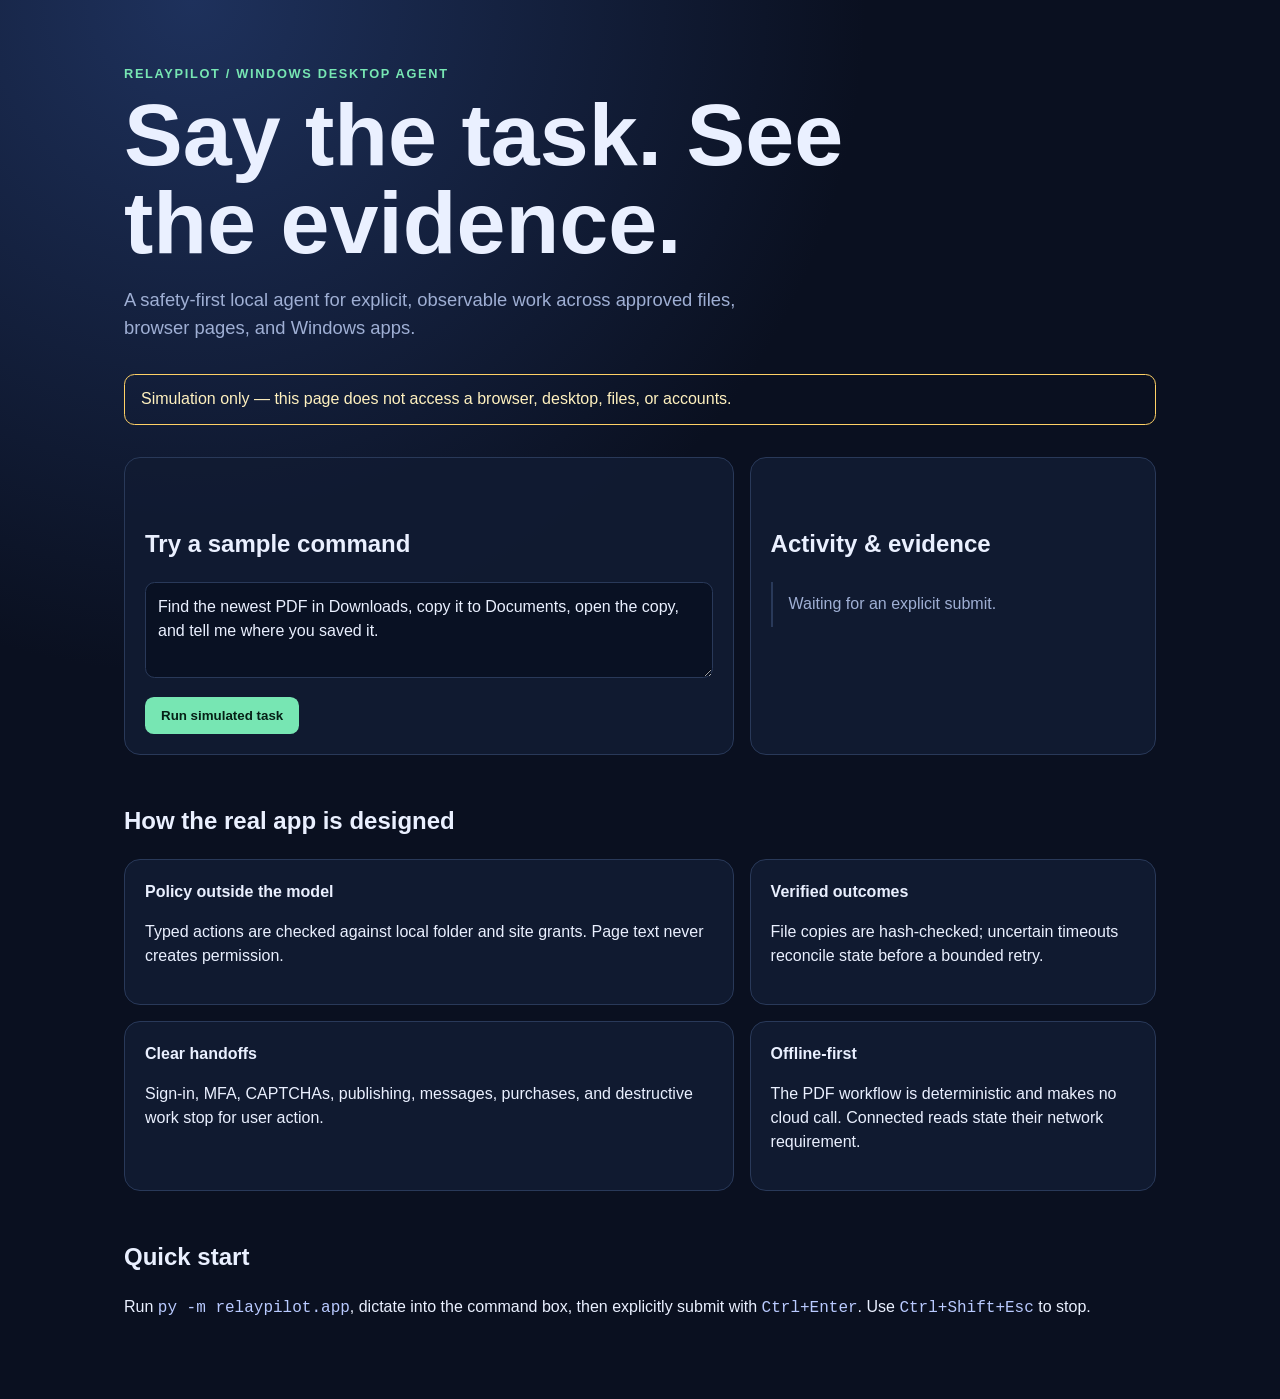
<file: demo/index.html>
<!doctype html>
<html lang="en">
<head>
  <meta charset="utf-8">
  <meta name="viewport" content="width=device-width, initial-scale=1">
  <title>RelayPilot — simulated desktop agent</title>
  <style>
    :root { color-scheme: dark; --ink:#eaf0ff; --muted:#9fafd4; --bg:#0a1020; --card:#111b32; --line:#293959; --accent:#77e6b3; --warning:#ffd166; }
    * { box-sizing:border-box; } body { margin:0; font:16px/1.5 Inter,Segoe UI,sans-serif; color:var(--ink); background:radial-gradient(circle at 15% 0%,#1e315c,transparent 38%),var(--bg); }
    main { max-width:1080px; margin:auto; padding:4rem 1.5rem; } .eyebrow { color:var(--accent); text-transform:uppercase; letter-spacing:.13em; font-weight:700; font-size:.8rem; }
    h1 { font-size:clamp(2.5rem,7vw,5.5rem); line-height:1; max-width:850px; margin:.5rem 0 1.2rem; } h2 { margin-top:3rem; } .lead { color:var(--muted); max-width:680px; font-size:1.15rem; }
    .notice { border:1px solid var(--warning); color:#fff1bf; padding:.8rem 1rem; border-radius:.65rem; margin:2rem 0; } .grid { display:grid; grid-template-columns:1.2fr .8fr; gap:1rem; } .card { background:color-mix(in srgb,var(--card) 90%,transparent); border:1px solid var(--line); border-radius:1rem; padding:1.25rem; }
    textarea { width:100%; min-height:96px; resize:vertical; border-radius:.6rem; border:1px solid var(--line); color:var(--ink); background:#091123; padding:.75rem; font:inherit; } button { margin-top:.75rem; padding:.7rem 1rem; border:0; border-radius:.55rem; color:#062016; background:var(--accent); font-weight:800; cursor:pointer; } .feed { min-height:250px; } .step { border-left:2px solid var(--line); padding:.65rem 0 .65rem 1rem; color:var(--muted); } .step.done { border-color:var(--accent); color:var(--ink); } .step.handoff { border-color:var(--warning); color:#fff1bf; } code { color:#b9caff; } @media (max-width:720px){ .grid { grid-template-columns:1fr; } }
  </style>
</head>
<body>
  <main>
    <div class="eyebrow">RelayPilot / Windows desktop agent</div>
    <h1>Say the task. See the evidence.</h1>
    <p class="lead">A safety-first local agent for explicit, observable work across approved files, browser pages, and Windows apps.</p>
    <div class="notice">Simulation only — this page does not access a browser, desktop, files, or accounts.</div>
    <div class="grid">
      <section class="card"><h2>Try a sample command</h2><textarea id="command">Find the newest PDF in Downloads, copy it to Documents, open the copy, and tell me where you saved it.</textarea><button id="run">Run simulated task</button></section>
      <section class="card feed"><h2>Activity & evidence</h2><div id="feed"><div class="step">Waiting for an explicit submit.</div></div></section>
    </div>
    <section><h2>How the real app is designed</h2><div class="grid"><div class="card"><strong>Policy outside the model</strong><p>Typed actions are checked against local folder and site grants. Page text never creates permission.</p></div><div class="card"><strong>Verified outcomes</strong><p>File copies are hash-checked; uncertain timeouts reconcile state before a bounded retry.</p></div><div class="card"><strong>Clear handoffs</strong><p>Sign-in, MFA, CAPTCHAs, publishing, messages, purchases, and destructive work stop for user action.</p></div><div class="card"><strong>Offline-first</strong><p>The PDF workflow is deterministic and makes no cloud call. Connected reads state their network requirement.</p></div></div></section>
    <section><h2>Quick start</h2><p>Run <code>py -m relaypilot.app</code>, dictate into the command box, then explicitly submit with <code>Ctrl+Enter</code>. Use <code>Ctrl+Shift+Esc</code> to stop.</p></section>
  </main>
  <script>
    const feed = document.querySelector('#feed');
    document.querySelector('#run').addEventListener('click', () => {
      const command = document.querySelector('#command').value.trim();
      const sensitive = /send|buy|publish|delete|upload|submit/i.test(command);
      const steps = sensitive ? [
        ['Command received', 'Explicit simulated submit.'],
        ['Permission handoff required', 'This simulated action would be consequential; RelayPilot stops before it.']
      ] : [
        ['Command received', 'Explicit simulated submit.'],
        ['Located newest PDF', 'Evidence: synthetic Downloads/report.pdf'],
        ['Copied and verified', 'Evidence: SHA-256 matched synthetic Documents/report.pdf'],
        ['Completed', 'No browser, file, or desktop action was performed by this demo.']
      ];
      feed.innerHTML = '';
      steps.forEach(([title, detail], index) => setTimeout(() => {
        const node = document.createElement('div'); node.className = `step ${sensitive && index === 1 ? 'handoff' : 'done'}`;
        node.innerHTML = `<strong>${title}</strong><br>${detail}`; feed.append(node);
      }, index * 450));
    });
  </script>
</body>
</html>
</file>
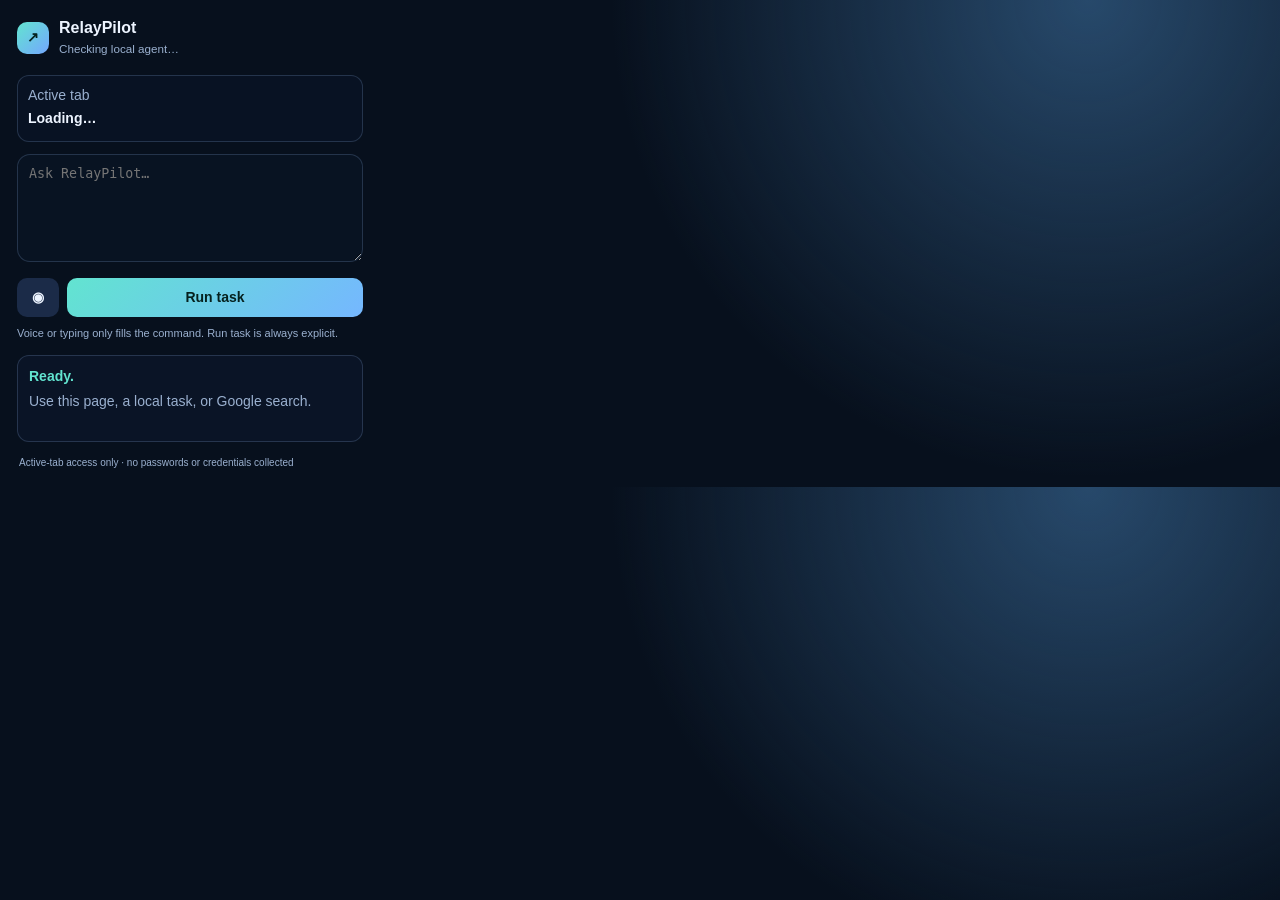
<file: extension/popup.html>
<!doctype html>
<html lang="en"><head><meta charset="utf-8"><meta name="viewport" content="width=device-width,initial-scale=1"><title>RelayPilot</title><link rel="stylesheet" href="popup.css"></head>
<body><main><header><span class="mark">↗</span><div><strong>RelayPilot</strong><small id="connection">Checking local agent…</small></div></header><section class="context"><span>Active tab</span><strong id="tabTitle">Loading…</strong><small id="tabUrl"></small></section><textarea id="command" placeholder="Ask RelayPilot…"></textarea><div class="actions"><button id="voice" class="icon" title="Voice capture">◉</button><button id="run">Run task</button></div><p id="hint">Voice or typing only fills the command. Run task is always explicit.</p><section id="result" aria-live="polite"><strong>Ready.</strong><p>Use this page, a local task, or Google search.</p></section><footer>Active-tab access only · no passwords or credentials collected</footer></main><script src="popup.js"></script></body></html>
</file>
<file: extension/popup.css>
:root{color-scheme:dark;--bg:#07101d;--panel:#111d33;--line:#7c9dce3d;--text:#edf4ff;--muted:#9ab0cf;--mint:#62e4d0;--warn:#ffc46b;--rose:#ff7a9f}*{box-sizing:border-box}body{margin:0;width:380px;background:radial-gradient(circle at 85% 0,#27496b,transparent 40%),var(--bg);color:var(--text);font:14px/1.4 Inter,Segoe UI,Arial,sans-serif}main{padding:17px}header{display:flex;align-items:center;gap:10px;margin-bottom:16px}.mark{width:32px;height:32px;border-radius:10px;display:grid;place-items:center;background:linear-gradient(135deg,var(--mint),#74a7ff);color:#05221f;font-weight:900}header strong{display:block;font-size:16px}header small,.context span,small,#hint,footer{color:var(--muted)}.context{border:1px solid var(--line);background:#0a1426b8;border-radius:12px;padding:10px;margin-bottom:12px}.context span,.context strong,.context small{display:block}.context strong{white-space:nowrap;overflow:hidden;text-overflow:ellipsis;margin:3px 0}.context small{white-space:nowrap;overflow:hidden;text-overflow:ellipsis;font-size:11px}textarea{resize:vertical;min-height:108px;width:100%;background:#081322;border:1px solid var(--line);border-radius:13px;color:var(--text);padding:11px;outline:none}textarea:focus{border-color:var(--mint);box-shadow:0 0 0 3px #62e4d01a}.actions{display:flex;gap:8px;margin-top:10px}button{border:0;border-radius:10px;font:inherit;font-weight:800;cursor:pointer}.icon{width:42px;background:#1b2b48;color:var(--text)}#run{flex:1;padding:10px;background:linear-gradient(135deg,var(--mint),#75b7ff);color:#05211e}#hint{font-size:11px;margin:9px 0 13px}#result{min-height:87px;padding:11px;border-radius:12px;border:1px solid var(--line);background:#0a1426}#result strong{color:var(--mint)}#result p{color:var(--muted);margin:6px 0 0;white-space:pre-wrap;max-height:130px;overflow:auto}footer{font-size:10px;margin:14px 2px 0}.listening{background:var(--rose)!important;animation:pulse 1s infinite}@keyframes pulse{50%{box-shadow:0 0 0 7px #ff7a9f22}}
</file>
